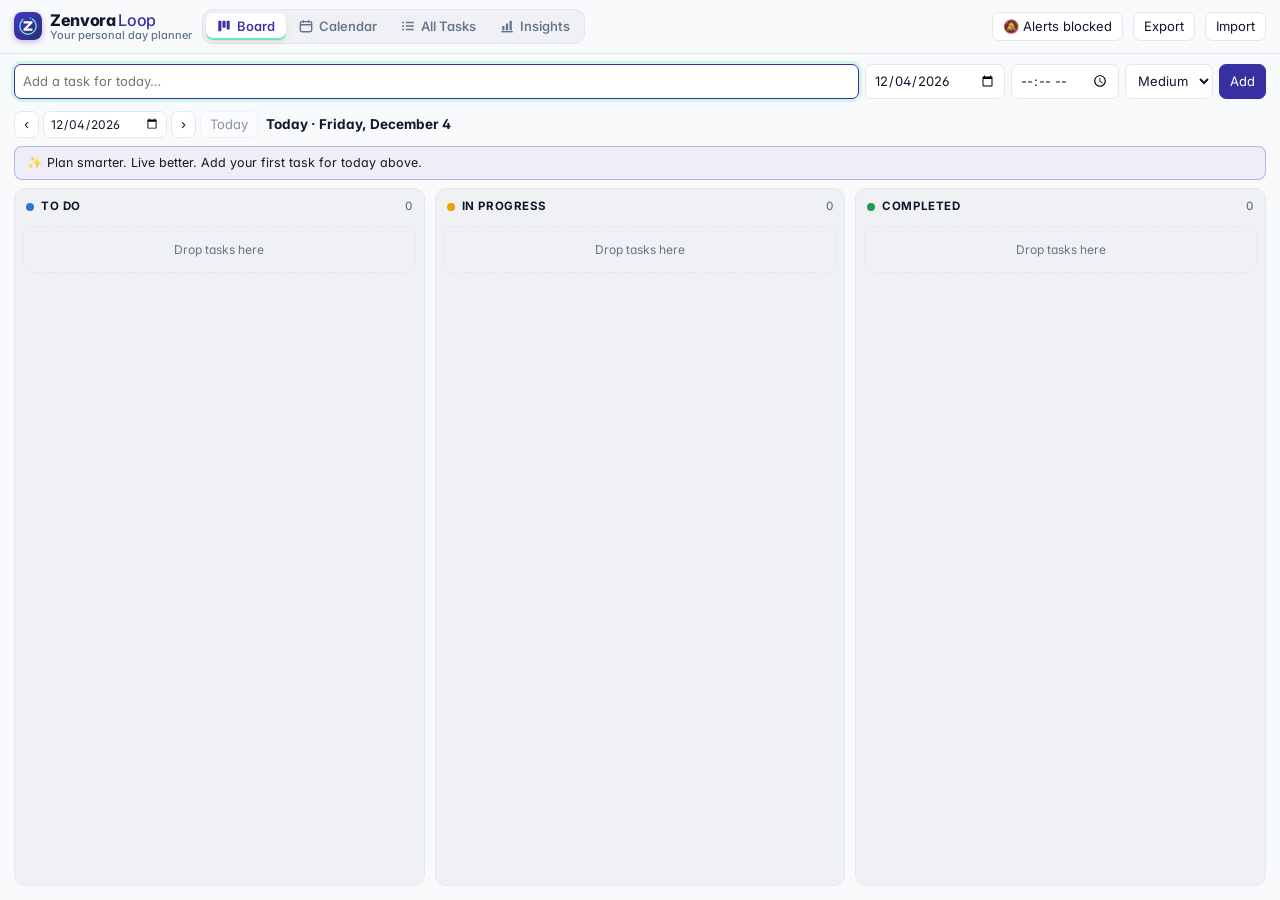
<file: agenda-board.html>
<!doctype html>
<html lang="en">
<head>
<meta charset="utf-8">
<meta name="viewport" content="width=device-width,initial-scale=1">
<title>Zenvora Loop</title>
<meta name="description" content="Zenvora Loop: your personal day planner. Plan smarter. Live better.">
<meta name="theme-color" content="#3730A3">
<link rel="icon" type="image/svg+xml" href="data:image/svg+xml,<svg xmlns='http://www.w3.org/2000/svg' viewBox='0 0 512 512' width='512' height='512'><defs><linearGradient id='bg' x1='0' y1='0' x2='1' y2='1'><stop offset='0' stop-color='%234338CA'/><stop offset='1' stop-color='%232E2A7A'/></linearGradient></defs><rect width='512' height='512' rx='114' fill='url(%23bg)'/><path d='M335.5 128.8 A150 150 0 1 1 163.7 137.8' fill='none' stroke='%236EE7B7' stroke-width='26' stroke-linecap='round'/><circle cx='297.3' cy='111.8' r='15' fill='%236EE7B7'/><path d='M192 190 H320 L192 322 H320' fill='none' stroke='%23fff' stroke-width='40' stroke-linecap='round' stroke-linejoin='round'/></svg>">
<link rel="apple-touch-icon" href="[data-uri]">
<link rel="preconnect" href="https://fonts.googleapis.com"><link rel="preconnect" href="https://fonts.gstatic.com" crossorigin>
<link href="https://fonts.googleapis.com/css2?family=Inter:wght@400;500;600;700;800&display=swap" rel="stylesheet">
<style>
:root{
  --bg:#F8FAFC; --paper:#FFFFFF; --panel:rgba(15,23,42,.035); --ink:#0F172A; --muted:#64748B; --line:#E2E8F0;
  --todo:#2a78d6; --prog:#eda100; --done:#1f9d55; --high:#d03b3b; --med:#eda100; --low:#94A3B8;
  --plan:#D5DCE6; --grid:#EEF2F6;
  --accent:#3730A3; --accent-ink:#3730A3; --mint:#6EE7B7; --mint-soft:rgba(110,231,183,.28);
  --shadow:0 1px 2px rgba(15,23,42,.05),0 3px 10px rgba(15,23,42,.05);
}
@media (prefers-color-scheme:dark){:root{
  --bg:#0F172A; --paper:#1E293B; --panel:rgba(255,255,255,.035); --ink:#E2E8F0; --muted:#94A3B8; --line:#334155;
  --todo:#3987e5; --prog:#c98500; --done:#22a968; --high:#e05252; --med:#c98500; --low:#64748B;
  --plan:#475569; --grid:#283548;
  --accent:#4F46E5; --accent-ink:#A5B4FC; --mint:#6EE7B7; --mint-soft:rgba(110,231,183,.18);
  --shadow:0 1px 2px rgba(0,0,0,.4),0 3px 10px rgba(0,0,0,.3);
}}
*{box-sizing:border-box}
[hidden]{display:none!important}
html,body{margin:0;height:100%}
body{background:var(--bg);color:var(--ink);font:13px/1.45 Inter,Geist,-apple-system,BlinkMacSystemFont,"Segoe UI",system-ui,sans-serif;font-feature-settings:"cv11","ss01";-webkit-font-smoothing:antialiased;display:flex;flex-direction:column;overflow:hidden}
button{font:inherit;cursor:pointer;border:1px solid var(--line);background:var(--paper);color:var(--ink);border-radius:7px;padding:4px 10px}
button:hover{border-color:var(--muted)}
button:disabled{opacity:.45;cursor:default}
button.primary{background:var(--accent);border-color:var(--accent);color:#fff}
button.ghost{border:none;background:none;color:var(--muted);padding:2px 5px}
button.ghost:hover{color:var(--ink)}
button.warn{background:var(--prog);border-color:var(--prog);color:#1f1e1c}
input,textarea,select{font:inherit;color:var(--ink);background:var(--paper);border:1px solid var(--line);border-radius:7px;padding:6px 8px;outline:none;min-width:0}
input:focus,textarea:focus,select:focus{border-color:var(--accent-ink);box-shadow:0 0 0 3px var(--mint-soft)}
.sp{flex:1}
.muted{color:var(--muted)}
.stat{font-size:11.5px;color:var(--muted)}

/* ---------- top bar ---------- */
.top{display:flex;align-items:center;gap:10px;padding:9px 14px;border-bottom:1px solid var(--line);flex-wrap:wrap}
.brand{display:flex;align-items:center;gap:8px}
.brand h1{font-size:16px;margin:0;font-weight:800;letter-spacing:-.02em;cursor:pointer;line-height:1.1}
.brand h1 .w2{font-weight:500;color:var(--accent-ink)}
.brand .tag{font-size:11px;color:var(--muted);font-weight:500;line-height:1.1}
.brand .logo{width:28px;height:28px;flex:none;border-radius:8px;box-shadow:0 2px 6px rgba(55,48,163,.3)}
.brand h1:hover{text-decoration:underline dotted;text-underline-offset:3px}
.tabs{display:flex;gap:2px;background:var(--panel);border:1px solid var(--line);padding:3px;border-radius:10px}
.tabs button{border:0;background:none;padding:4px 11px;border-radius:7px;color:var(--muted);font-weight:550;display:inline-flex;align-items:center;gap:6px}
.tabs svg{width:14px;height:14px;fill:currentColor;stroke:currentColor;stroke-width:0}
.tabs svg [fill=none]{fill:none}
.tabs button.on{background:var(--paper);color:var(--accent-ink);box-shadow:var(--shadow),inset 0 -2px 0 var(--mint)}
#overdueStat{color:var(--high);font-weight:650;font-size:12px;border:none;background:none;padding:2px 4px}
.add{display:flex;gap:6px;padding:10px 14px 4px}
.add #newTitle{flex:1}
.add #newDay{width:140px}

/* ---------- shared ---------- */
.view{flex:1;min-height:0;display:flex;flex-direction:column}
.vbar{display:flex;align-items:center;gap:8px;padding:8px 14px;flex-wrap:wrap}
.vbar strong{font-size:13.5px}
.daynav{display:flex;align-items:center;gap:4px}
.daynav button{padding:3px 9px}
.daynav input{padding:3px 6px;font-size:12px}
.seg{display:inline-flex;border:1px solid var(--line);border-radius:8px;overflow:hidden;background:var(--paper)}
.seg button{border:0;border-radius:0;background:none;padding:4px 10px;color:var(--muted)}
.seg button+button{border-left:1px solid var(--line)}
.seg button.on{background:var(--accent);color:#fff}
.ro{margin:0 14px 8px;padding:7px 12px;border-radius:8px;font-size:12.5px;background:color-mix(in srgb,var(--accent) 8%,var(--paper));border:1px solid color-mix(in srgb,var(--accent-ink) 30%,transparent)}
.hint{padding:0 14px 6px;font-size:11.5px;color:var(--muted)}
.dot{display:inline-block;width:8px;height:8px;border-radius:50%;flex:none}
.s-todo.dot,.dot.s-todo{background:var(--todo)} .dot.s-prog{background:var(--prog)} .dot.s-done{background:var(--done)} .dot.s-od{background:var(--high)}
.pdot{display:inline-block;width:7px;height:7px;border-radius:2px;margin-right:5px;vertical-align:1px}
.p-high{background:var(--high)} .p-med{background:var(--med)} .p-low{background:var(--low)}

/* ---------- kanban ---------- */
.board{flex:1;display:grid;grid-template-columns:repeat(3,minmax(0,1fr));gap:10px;padding:0 14px 14px;min-height:0}
.col{display:flex;flex-direction:column;background:var(--panel);border:1px solid var(--line);border-radius:11px;min-height:0}
.col h2{display:flex;align-items:center;gap:7px;margin:0;padding:9px 11px;font-size:11.5px;text-transform:uppercase;letter-spacing:.05em}
.col h2 .n{margin-left:auto;color:var(--muted);font-weight:500}
.list{flex:1;overflow-y:auto;padding:2px 8px 10px;display:flex;flex-direction:column;gap:7px}
.col.over{outline:2px dashed var(--accent-ink);outline-offset:-3px}
.card{background:var(--paper);border-radius:9px;padding:8px 10px;box-shadow:var(--shadow);cursor:grab;border-left:3px solid var(--low)}
.card.high{border-left-color:var(--high)} .card.med{border-left-color:var(--med)}
.card.dragging{opacity:.4}
.card .t{font-weight:560;word-break:break-word}
.col[data-s=done] .card .t{text-decoration:line-through;color:var(--muted)}
.card .meta{display:flex;gap:7px;align-items:center;margin-top:5px;font-size:11px;color:var(--muted);flex-wrap:wrap}
.card .meta .mv{margin-left:auto;display:flex;gap:2px}
.card .meta .mv button{padding:0 5px;font-size:11px}
.card.overdue{background:color-mix(in srgb,var(--high) 13%,var(--paper));border:1px solid var(--high);border-left:5px solid var(--high);animation:pulse 2.2s infinite}
.card.overdue .t{color:var(--high)}
.card.soon{box-shadow:var(--shadow),0 0 0 1.5px var(--prog)}
body.readonly .card,.card.ro{cursor:pointer}
@keyframes pulse{0%,100%{box-shadow:var(--shadow),0 0 0 0 rgba(208,59,59,.4)}50%{box-shadow:var(--shadow),0 0 0 5px rgba(208,59,59,0)}}
.rem{white-space:nowrap}
.rem.due{color:var(--high);font-weight:600}
.badge{font-size:10px;font-weight:700;letter-spacing:.03em;padding:1px 7px;border-radius:999px;color:#fff;background:var(--high);white-space:nowrap}
.badge.soon{background:var(--prog);color:#1f1e1c}
.badge.late{background:none;color:var(--high);border:1px solid var(--high)}
.carry{font-size:10.5px;color:var(--todo);font-weight:600;white-space:nowrap}
.dchip{font-size:10.5px;padding:0 6px;border-radius:5px;background:var(--panel);border:1px solid var(--line);color:var(--muted);white-space:nowrap}
.empty{color:var(--muted);font-size:12px;text-align:center;padding:14px 4px;border:1px dashed var(--line);border-radius:8px}

/* ---------- calendar ---------- */
.calwrap{flex:1;min-height:0;overflow:auto;padding:0 14px 14px}
.cal-head,.cal-grid{display:grid;grid-template-columns:repeat(7,minmax(0,1fr))}
.cal-head div{font-size:11px;text-transform:uppercase;letter-spacing:.05em;color:var(--muted);padding:4px 6px}
.cal-grid{border-top:1px solid var(--line);border-left:1px solid var(--line);border-radius:10px;overflow:hidden;background:var(--paper)}
.cell{border-right:1px solid var(--line);border-bottom:1px solid var(--line);min-height:96px;padding:4px 5px 6px;display:flex;flex-direction:column;gap:3px;cursor:pointer;min-width:0}
.cal-grid.week .cell{min-height:320px}
.cell.other{background:var(--panel)}
.cell.other .dn{opacity:.5}
.cell.today{box-shadow:inset 0 0 0 2px var(--accent-ink)}
.cell.sel{background:color-mix(in srgb,var(--accent) 8%,var(--paper))}
.cell.over{background:color-mix(in srgb,var(--accent) 16%,var(--paper))}
.ch{display:flex;align-items:center;gap:4px}
.dn{border:none;background:none;padding:1px 5px;border-radius:6px;font-weight:650;font-size:12px}
.dn:hover{background:var(--panel)}
.cell.today .dn{background:var(--accent);color:#fff}
.ratio{margin-left:auto;font-size:10.5px;color:var(--muted)}
.addh{border:1px dashed var(--line);background:none;color:var(--muted);padding:0 6px;line-height:16px;border-radius:6px;font-weight:700;opacity:0}
.cell:hover .addh,.cell.sel .addh{opacity:1}
.addh:hover{color:var(--accent-ink);border-color:var(--accent-ink)}
@media (hover:none){.addh{opacity:1}}
.chip{display:flex;align-items:center;gap:5px;font-size:11.5px;padding:2px 6px;border-radius:6px;background:var(--panel);border:1px solid var(--line);min-width:0;cursor:pointer}
.chip[draggable=true]{cursor:grab}
.chip .tt{overflow:hidden;text-overflow:ellipsis;white-space:nowrap;min-width:0}
.chip .tm{color:var(--muted);font-variant-numeric:tabular-nums;flex:none}
.chip.s-done .tt{text-decoration:line-through;color:var(--muted)}
.chip.od{background:color-mix(in srgb,var(--high) 14%,var(--paper));border-color:var(--high)}
.chip.od .tt{color:var(--high);font-weight:600}
.cal-grid.week .chip{white-space:normal}
.cal-grid.week .chip .tt{white-space:normal}
.more,.moved{font-size:10.5px;color:var(--muted);padding:0 4px}
.more{border:none;background:none;text-align:left;color:var(--accent-ink)}

/* ---------- all tasks ---------- */
.allbody{flex:1;min-height:0;overflow:auto;padding:0 14px 14px}
.allbody.boardmode{display:flex;flex-direction:column}
.allbody.boardmode .board{padding:0}
#q{width:220px}
.summary{padding:0 14px 6px}
.tbl{width:100%;border-collapse:separate;border-spacing:0;background:var(--paper);border:1px solid var(--line);border-radius:10px;overflow:hidden;min-width:640px}
.tbl th{position:sticky;top:0;background:var(--paper);text-align:left;font-size:11px;text-transform:uppercase;letter-spacing:.04em;color:var(--muted);font-weight:600;padding:8px 10px;border-bottom:1px solid var(--line);cursor:pointer;white-space:nowrap;user-select:none}
.tbl th:hover{color:var(--ink)}
.tbl td{padding:7px 10px;border-bottom:1px solid var(--line);vertical-align:middle;white-space:nowrap}
.tbl td.tt{white-space:normal;width:44%}
.tbl tr:last-child td{border-bottom:none}
.tbl tbody tr{cursor:pointer}
.tbl tbody tr:hover td{background:var(--panel)}
.tbl tr.od td{background:color-mix(in srgb,var(--high) 8%,var(--paper))}
.tbl tr.od .ttl{color:var(--high);font-weight:600}
.tbl tr.isdone .ttl{text-decoration:line-through;color:var(--muted)}
.ttl{font-weight:560;margin-right:6px}
select.st{padding:2px 6px;font-size:11.5px;font-weight:600;border-radius:999px;cursor:pointer}
select.st.s-todo{background:color-mix(in srgb,var(--todo) 14%,var(--paper));border-color:color-mix(in srgb,var(--todo) 45%,transparent)}
select.st.s-prog{background:color-mix(in srgb,var(--prog) 18%,var(--paper));border-color:color-mix(in srgb,var(--prog) 55%,transparent)}
select.st.s-done{background:color-mix(in srgb,var(--done) 14%,var(--paper));border-color:color-mix(in srgb,var(--done) 45%,transparent)}
.tagi{font-size:11px;color:var(--muted);margin-right:6px;white-space:nowrap}

/* ---------- insights ---------- */
.ins{flex:1;min-height:0;overflow:auto;padding:2px 14px 16px}
.kpis{display:grid;grid-template-columns:repeat(auto-fit,minmax(112px,1fr));gap:8px;margin-bottom:10px}
.kpi{background:var(--paper);border:1px solid var(--line);border-radius:11px;padding:10px 12px}
.kl{font-size:11px;color:var(--muted);text-transform:uppercase;letter-spacing:.04em;display:flex;align-items:center;gap:6px}
.kv{font-size:24px;font-weight:700;letter-spacing:-.02em;margin-top:2px;font-variant-numeric:tabular-nums}
.ks{font-size:11.5px;color:var(--muted)}
.meter{height:6px;border-radius:999px;background:var(--plan);margin-top:6px;overflow:hidden}
.meter i{display:block;height:100%;border-radius:999px;background:var(--done)}
.igrid{display:grid;grid-template-columns:repeat(auto-fit,minmax(320px,1fr));gap:10px}
.box{background:var(--paper);border:1px solid var(--line);border-radius:11px;padding:11px 13px;min-width:0}
.box.wide{grid-column:1/-1}
.box h3{margin:0 0 6px;font-size:12.5px;font-weight:650;display:flex;align-items:center;gap:8px}
.box h3 .sub{font-weight:400;color:var(--muted);font-size:11.5px}
.legend{display:flex;gap:14px;flex-wrap:wrap;font-size:11.5px;color:var(--muted);margin-bottom:4px}
.legend span{display:inline-flex;align-items:center;gap:5px}
.sw{width:10px;height:10px;border-radius:3px;display:inline-block}
.sw.done{background:var(--done)} .sw.plan{background:var(--plan)}
.sw.future{background:repeating-linear-gradient(45deg,var(--plan) 0 2px,transparent 2px 5px);border:1px dashed var(--muted)}
svg text{font-family:inherit}
.f-done{fill:var(--done)} .f-plan{fill:var(--plan)} .f-prog{fill:var(--prog)} .f-todo{fill:var(--todo)} .f-od{fill:var(--high)}
.f-ink{fill:var(--ink)} .f-muted{fill:var(--muted)} .s-grid{stroke:var(--grid)} .s-base{stroke:var(--line)} .s-muted{stroke:var(--muted)}
.hit{fill:transparent}
.hit:hover{fill:var(--panel)}
.donut{display:flex;align-items:center;gap:18px;flex-wrap:wrap}
.dleg{display:flex;flex-direction:column;gap:6px;font-size:12.5px;min-width:150px}
.dleg div{display:flex;align-items:center;gap:7px}
.dleg b{margin-left:auto;font-variant-numeric:tabular-nums}
.dleg .pc{color:var(--muted);width:36px;text-align:right;font-variant-numeric:tabular-nums}
.hl{margin:0;padding-left:18px;display:flex;flex-direction:column;gap:6px}
.lanes{display:grid;grid-template-columns:repeat(auto-fit,minmax(200px,1fr));gap:10px}
.lane h4{margin:0 0 6px;font-size:11.5px;text-transform:uppercase;letter-spacing:.04em;display:flex;align-items:center;gap:6px}
.lane h4 .n{color:var(--muted);font-weight:500}
.lrows{display:flex;flex-direction:column;gap:4px;max-height:240px;overflow:auto}
.lrow{display:flex;align-items:center;gap:6px;padding:5px 8px;border-radius:7px;background:var(--panel);cursor:pointer;font-size:12px;min-width:0}
.lrow:hover{outline:1px solid var(--line)}
.lrow .lt{overflow:hidden;text-overflow:ellipsis;white-space:nowrap;flex:1;min-width:0}
.lrow .ld{color:var(--muted);font-size:11px;white-space:nowrap}
.lrow.od .lt{color:var(--high);font-weight:600}
details.tv{margin-top:6px;font-size:12px}
details.tv summary{cursor:pointer;color:var(--muted)}
details.tv table{border-collapse:collapse;margin-top:6px;font-variant-numeric:tabular-nums}
details.tv td,details.tv th{padding:3px 10px;border-bottom:1px solid var(--line);text-align:right}
details.tv th:first-child,details.tv td:first-child{text-align:left}
#tip{position:fixed;z-index:50;pointer-events:none;background:var(--ink);color:var(--paper);font-size:12px;padding:6px 9px;border-radius:7px;white-space:pre-line;max-width:240px;box-shadow:0 6px 20px rgba(0,0,0,.25)}

/* ---------- modal ---------- */
.ov{position:fixed;inset:0;background:rgba(0,0,0,.35);display:none;align-items:center;justify-content:center;padding:16px;z-index:9}
.ov.on{display:flex}
.modal{background:var(--paper);border-radius:13px;width:min(540px,100%);max-height:100%;overflow:auto;padding:16px;box-shadow:0 12px 40px rgba(0,0,0,.3)}
.modal .row{display:flex;gap:8px;margin-bottom:8px;align-items:center;flex-wrap:wrap}
.modal label{font-size:11px;color:var(--muted);text-transform:uppercase;letter-spacing:.04em;display:block;margin:10px 0 4px}
.modal input,.modal textarea,.modal select{width:100%}
.modal .row > div{flex:1;min-width:140px}
.chips button{font-size:12px;padding:3px 8px}
.mmeta{font-size:11.5px;color:var(--muted);margin-top:6px}
.modal.ro .edit-only{display:none}
.comments{display:flex;flex-direction:column;gap:6px;margin-top:6px}
.cm{background:var(--panel);border-radius:8px;padding:6px 8px}
.cm .when{font-size:10.5px;color:var(--muted);display:flex}
.cm .when button{margin-left:auto;font-size:10.5px}
.cm .txt{white-space:pre-wrap;word-break:break-word}
.cm.sys{background:none;border:1px dashed var(--line)}
.cm.sys .txt{font-style:italic;color:var(--muted)}
.foot{display:flex;gap:8px;margin-top:14px}
.danger{color:var(--high)}

/* ---------- toasts ---------- */
.toasts{position:fixed;top:12px;right:12px;display:flex;flex-direction:column;gap:8px;z-index:20;width:min(340px,calc(100% - 24px))}
.toast{background:var(--paper);border-left:4px solid var(--prog);border-radius:10px;padding:10px 12px;box-shadow:0 8px 28px rgba(0,0,0,.25);animation:slide .25s ease-out}
.toast.missed{border-left-color:var(--high)}
.toast.info{border-left-color:var(--mint)}
.toast .tt{font-weight:650;word-break:break-word}
.toast .tb{font-size:12px;color:var(--muted);margin:2px 0 8px}
.toast .ta{display:flex;gap:6px;flex-wrap:wrap}
.toast .ta button{font-size:12px;padding:3px 8px}
@keyframes slide{from{transform:translateX(30px);opacity:0}to{transform:none;opacity:1}}

@media (max-width:900px){.brand .tag{display:none}.tabs .lbl{display:none}.tabs button{padding:5px 9px}}
@media (max-width:700px){
  body{overflow:auto}
  .board{grid-template-columns:1fr}
  .col{min-height:160px}
  .add{flex-wrap:wrap}
  .add #newTitle{flex-basis:100%}
  #q{width:100%}
  .cell{min-height:70px}
}
</style>
</head>
<body>

<header class="top">
  <div class="brand">
    <svg class="logo" viewBox="0 0 512 512" aria-hidden="true"><defs><linearGradient id="lg" x1="0" y1="0" x2="1" y2="1"><stop offset="0" stop-color="#4338CA"/><stop offset="1" stop-color="#2E2A7A"/></linearGradient></defs><rect width="512" height="512" rx="114" fill="url(#lg)"/><path d="M335.5 128.8 A150 150 0 1 1 163.7 137.8" fill="none" stroke="#6EE7B7" stroke-width="26" stroke-linecap="round"/><circle cx="297.3" cy="111.8" r="15" fill="#6EE7B7"/><path d="M192 190 H320 L192 322 H320" fill="none" stroke="#fff" stroke-width="40" stroke-linecap="round" stroke-linejoin="round"/></svg>
    <div><h1 id="appName" title="Click to rename">Zenvora <span class="w2">Loop</span></h1><div class="tag">Your personal day planner</div></div>
  </div>
  <nav class="tabs" id="tabs">
    <button data-view="board" title="Kanban board (1)"><svg viewBox="0 0 16 16"><rect x="1.5" y="2" width="3.5" height="12" rx="1"/><rect x="6.25" y="2" width="3.5" height="8" rx="1"/><rect x="11" y="2" width="3.5" height="10" rx="1"/></svg><span class="lbl">Board</span></button>
    <button data-view="calendar" title="Calendar (2)"><svg viewBox="0 0 16 16"><rect x="1.5" y="3" width="13" height="11.5" rx="2" fill="none" stroke-width="1.6"/><path d="M1.5 6.5h13M5 1.5v3M11 1.5v3" fill="none" stroke-width="1.6"/></svg><span class="lbl">Calendar</span></button>
    <button data-view="all" title="All tasks (3)"><svg viewBox="0 0 16 16"><path d="M5.5 4h9M5.5 8h9M5.5 12h9" fill="none" stroke-width="1.6"/><circle cx="2.4" cy="4" r="1.1"/><circle cx="2.4" cy="8" r="1.1"/><circle cx="2.4" cy="12" r="1.1"/></svg><span class="lbl">All Tasks</span></button>
    <button data-view="insights" title="Progress &amp; insights (4)"><svg viewBox="0 0 16 16"><path d="M1.5 14.5h13" fill="none" stroke-width="1.6"/><rect x="2.5" y="8" width="2.6" height="5" rx=".8"/><rect x="6.7" y="5" width="2.6" height="8" rx=".8"/><rect x="10.9" y="2" width="2.6" height="11" rx=".8"/></svg><span class="lbl">Insights</span></button>
  </nav>
  <span class="sp"></span>
  <button id="overdueStat" title="Show overdue tasks"></button>
  <button id="notifBtn" hidden>🔔 Enable alerts</button>
  <button id="exportBtn" title="Download a backup">Export</button>
  <button id="importBtn" title="Restore from a backup">Import</button>
  <input type="file" id="importFile" accept=".json" hidden>
</header>

<form class="add" id="addForm">
  <input id="newTitle" placeholder="Add a task for today…" autocomplete="off">
  <input type="date" id="newDay" title="Scheduled day">
  <input type="time" id="newTime" title="Due time (optional): you get a reminder, and it turns red if still in To Do after this">
  <select id="newPri" title="Priority">
    <option value="low">Low</option><option value="med" selected>Medium</option><option value="high">High</option>
  </select>
  <button class="primary" type="submit">Add</button>
</form>

<!-- BOARD -->
<section class="view" id="v-board">
  <div class="vbar">
    <div class="daynav">
      <button id="prevDay" title="Previous day">‹</button>
      <input type="date" id="dayPick" title="Jump to a day">
      <button id="nextDay" title="Next day">›</button>
      <button id="todayBtn">Today</button>
    </div>
    <strong id="boardTitle"></strong>
    <span class="sp"></span>
    <span class="stat" id="boardStat"></span>
  </div>
  <div class="ro" id="roBanner" hidden></div>
  <div class="board" id="board"></div>
</section>

<!-- CALENDAR -->
<section class="view" id="v-calendar" hidden>
  <div class="vbar">
    <div class="daynav">
      <button id="calPrev">‹</button><button id="calToday">Today</button><button id="calNext">›</button>
    </div>
    <strong id="calTitle"></strong>
    <span class="sp"></span>
    <div class="seg" id="calMode"><button data-m="month">Month</button><button data-m="week">Week</button></div>
  </div>
  <div class="hint">Click + (or an empty spot) on a day to add a task to it · drag a task onto another day to reschedule · click a date number to open that day's board</div>
  <div class="calwrap"><div class="cal-head" id="calHead"></div><div class="cal-grid" id="cal"></div></div>
</section>

<!-- ALL TASKS -->
<section class="view" id="v-all" hidden>
  <div class="vbar">
    <input type="search" id="q" placeholder="Search tasks, notes, comments…">
    <div class="seg" id="fStatus">
      <button data-s="all">All</button><button data-s="todo">To Do</button><button data-s="prog">In Progress</button><button data-s="done">Completed</button><button data-s="due">Overdue</button>
    </div>
    <select id="fRange" title="Time range">
      <option value="all">All time</option><option value="today">Today</option><option value="week">This week</option><option value="month">This month</option><option value="upcoming">Upcoming</option>
    </select>
    <select id="fPri" title="Priority">
      <option value="all">Any priority</option><option value="high">High</option><option value="med">Medium</option><option value="low">Low</option>
    </select>
    <span class="sp"></span>
    <div class="seg" id="allLayout"><button data-l="list">☰ List</button><button data-l="board">▦ Board</button></div>
  </div>
  <div class="stat summary" id="allSummary"></div>
  <div class="allbody" id="allBody"></div>
</section>

<!-- INSIGHTS -->
<section class="view" id="v-insights" hidden>
  <div class="vbar">
    <div class="seg" id="insMode"><button data-m="week">Week</button><button data-m="month">Month</button></div>
    <div class="daynav"><button id="insPrev">‹</button><button id="insNow">This week</button><button id="insNext">›</button></div>
    <strong id="insTitle"></strong>
  </div>
  <div class="ins" id="insBody"></div>
</section>

<div class="toasts" id="toasts"></div>
<div id="tip" hidden></div>

<div class="ov" id="ov">
  <div class="modal" id="modal">
    <label>Title</label>
    <input id="mTitle">
    <div class="row" style="margin-top:4px">
      <div><label>Status</label>
        <select id="mStatus"><option value="todo">To Do</option><option value="prog">In Progress</option><option value="done">Completed</option></select></div>
      <div><label>Priority</label>
        <select id="mPri"><option value="low">Low</option><option value="med">Medium</option><option value="high">High</option></select></div>
      <div><label>Scheduled day</label><input type="date" id="mDay"></div>
    </div>
    <label>Due time &amp; reminder</label>
    <div class="row">
      <input type="datetime-local" id="mRemind" style="flex:1;width:auto;min-width:200px">
      <button id="mRemClear" class="ghost edit-only" title="Remove due time">Clear</button>
    </div>
    <div class="row chips edit-only">
      <button data-q="15">+15 min</button><button data-q="30">+30 min</button><button data-q="60">+1 hr</button>
      <button id="mIcs" title="Download a calendar event with an alert. Opens in the Mac Calendar app." style="margin-left:auto">📅 Add to Calendar</button>
    </div>
    <div class="mmeta" id="mMeta"></div>
    <label>Notes</label>
    <textarea id="mDesc" rows="3" placeholder="Details, links, context…"></textarea>
    <label>Comments</label>
    <div class="comments" id="mComments"></div>
    <div class="row edit-only" style="margin-top:8px">
      <textarea id="mNewComment" rows="2" placeholder="Write a comment… (⌘+Enter to post)" style="flex:1;width:auto"></textarea>
      <button id="mAddComment" class="primary" style="align-self:flex-end">Post</button>
    </div>
    <div class="foot">
      <button id="mDelete" class="danger edit-only">Delete</button>
      <span class="sp"></span>
      <button id="mClose">Close</button>
    </div>
  </div>
</div>

<script>
'use strict';
/* ================= constants & utilities ================= */
const KEY = 'agendaBoard.v1';                     // same storage as earlier versions → data carries over
const COLS = [{id:'todo', name:'To Do'}, {id:'prog', name:'In Progress'}, {id:'done', name:'Completed'}];
const ORDER = COLS.map(c => c.id);
const PRI_NAME = {high:'High', med:'Medium', low:'Low'}, PRI_RANK = {high:0, med:1, low:2}, ST_RANK = {todo:0, prog:1, done:2};
const DEFAULTS = {name:'Zenvora Loop', view:'board', allLayout:'list', calMode:'month', insMode:'week'};
const SOON_MS = 30 * 60000;

const $ = s => document.querySelector(s);
const pad2 = n => String(n).padStart(2, '0');
const dayKey = (d = new Date()) => { d = new Date(d); return `${d.getFullYear()}-${pad2(d.getMonth()+1)}-${pad2(d.getDate())}`; };
const parseDay = k => { const [y, m, d] = k.split('-').map(Number); return new Date(y, m - 1, d); };
const shiftDay = (k, n) => { const d = parseDay(k); d.setDate(d.getDate() + n); return dayKey(d); };
const weekStart = k => shiftDay(k, -((parseDay(k).getDay() + 6) % 7));          // weeks start on Monday
const fmtShort = k => parseDay(k).toLocaleDateString([], {weekday:'short', day:'numeric', month:'short'});
const fmtDM = k => parseDay(k).toLocaleDateString([], {day:'numeric', month:'short'});
const fmtLong = k => parseDay(k).toLocaleDateString([], {weekday:'long', day:'numeric', month:'long'});
const fmt = ts => new Date(ts).toLocaleString([], {day:'2-digit', month:'short', hour:'2-digit', minute:'2-digit'});
const timeOnly = ts => new Date(ts).toLocaleTimeString([], {hour:'2-digit', minute:'2-digit'});
const fmtTime = ts => dayKey(ts) === todayKey ? timeOnly(ts) : fmt(ts);
const toLocalInput = ms => { const d = new Date(ms); d.setMinutes(d.getMinutes() - d.getTimezoneOffset()); return d.toISOString().slice(0,16); };
const uid = () => Date.now().toString(36) + Math.random().toString(36).slice(2,7);
const esc = s => String(s ?? '').replace(/[&<>"']/g, c => ({'&':'&amp;','<':'&lt;','>':'&gt;','"':'&quot;',"'":'&#39;'}[c]));
const pct = (a, b) => b ? Math.round(a / b * 100) : 0;
const plural = (n, w) => `${n} ${w}${n === 1 ? '' : 's'}`;
const dur = ms => { const m = Math.floor(ms / 60000); if (m < 1) return '<1m'; if (m < 60) return m + 'm';
  const h = Math.floor(m / 60); return h < 24 ? `${h}h ${m % 60}m` : `${Math.floor(h / 24)}d ${h % 24}h`; };
const colName = id => (COLS.find(c => c.id === id) || {}).name || '';

let todayKey = dayKey();
const relDay = k => k === todayKey ? 'Today' : k === shiftDay(todayKey, 1) ? 'Tomorrow' : k === shiftDay(todayKey, -1) ? 'Yesterday' : fmtShort(k);

/* ================= state ================= */
function normalize(s){
  s.items = Array.isArray(s.items) ? s.items : [];
  s.history = s.history || {};
  s.settings = Object.assign({}, DEFAULTS, s.settings || {});
  if (['Cadence', 'Agendly'].includes(s.settings.name)) s.settings.name = 'Zenvora Loop';   // earlier default names
  s.items.forEach(i => {
    if (!i.day) i.day = dayKey(i.created || Date.now());
    if (!i.plannedDay) i.plannedDay = i.carriedFrom || i.day;
    if (!Array.isArray(i.comments)) i.comments = [];
    if (!i.priority) i.priority = 'med';
  });
  // v1 kept finished tasks of past days only inside the day snapshots → bring them back for stats/calendar
  const ids = new Set(s.items.map(i => i.id));
  Object.entries(s.history).forEach(([d, h]) => (h.items || []).forEach(x => {
    if (x.status === 'done' && !ids.has(x.id)){
      const c = JSON.parse(JSON.stringify(x));
      c.day = c.day || d; c.plannedDay = c.plannedDay || c.carriedFrom || c.day;
      c.comments = c.comments || [];
      if (!c.doneAt) c.doneAt = parseDay(d).getTime() + 12 * 3600e3;
      delete c.carriedTo; s.items.push(c); ids.add(c.id);
    }
  }));
  return s;
}
function load(){
  try { const s = JSON.parse(localStorage.getItem(KEY)); if (s && Array.isArray(s.items)) return normalize(s); } catch(e){}
  return normalize({});
}
function save(){ try { localStorage.setItem(KEY, JSON.stringify(state)); } catch(e){} }

let state = load();
let boardDay = todayKey, calCursor = todayKey, calSel = null, insCursor = todayKey;
let openId = null, openSnap = null;
const byId = id => state.items.find(i => i.id === id);

/* ================= task logic ================= */
const doneDay = it => it.status === 'done' && it.doneAt ? dayKey(it.doneAt) : null;
const isOverdue = it => it.status === 'todo' && it.remindAt && it.remindAt <= Date.now();
const isLate = it => it.status === 'prog' && it.remindAt && it.remindAt <= Date.now();
const isPastDue = it => it.status !== 'done' && !!it.remindAt && it.remindAt <= Date.now();
const isSoon = it => it.status !== 'done' && it.remindAt && it.remindAt > Date.now() && it.remindAt - Date.now() <= SOON_MS;

// The days a task sat on your plate. Finished: planned day → completion day. Open: planned day → today,
// plus its future scheduled day if it was pushed ahead.
function inScope(it, a, b){
  const start = it.plannedDay || it.day;
  if (it.status === 'done'){
    let s = start, e = doneDay(it) || it.day; if (e < s) [s, e] = [e, s];
    return s <= b && e >= a;
  }
  if (it.day <= todayKey){ const s = start < it.day ? start : it.day; return s <= b && todayKey >= a; }
  if (it.day >= a && it.day <= b) return true;                              // scheduled in the future
  return start <= todayKey && start <= b && todayKey >= a;                  // was on an earlier plate, then pushed
}

function setStatus(it, s){
  it.status = s;
  if (s === 'done'){ if (!it.doneAt) it.doneAt = Date.now(); }
  else delete it.doneAt;
}
function escalate(){
  let ch = false;
  state.items.forEach(it => {
    if (isOverdue(it) && !it.escalated){ it.prevPriority = it.priority; it.priority = 'high'; it.escalated = true; ch = true; }
  });
  return ch;
}
function deescalate(it){
  if (!it.escalated) return;
  if (it.prevPriority) it.priority = it.prevPriority;
  delete it.escalated; delete it.prevPriority;
}
function reschedule(it, d){
  if (!d || d < todayKey || it.status === 'done') return false;
  if (it.plannedDay > todayKey || d < it.plannedDay) it.plannedDay = d;
  it.day = d;
  if (it.remindAt){
    const r = new Date(it.remindAt), nd = parseDay(d);
    nd.setHours(r.getHours(), r.getMinutes(), 0, 0);
    it.remindAt = nd.getTime();
    it.reminded = it.remindAt <= Date.now();
    if (it.remindAt > Date.now()) deescalate(it);
  }
  return true;
}

// End of day: snapshot each past day for history, carry unfinished tasks into today.
function rollover(){
  let ch = false;
  const now = dayKey();
  if (now !== todayKey){
    if (boardDay === todayKey) boardDay = now;
    if (calCursor === todayKey) calCursor = now;
    if (insCursor === todayKey) insCursor = now;
    todayKey = now; ch = true; setAddDay(todayKey);
  }
  const days = [...new Set(state.items.filter(i => i.day < todayKey && (i.status !== 'done' || !state.history[i.day])).map(i => i.day))].sort();
  days.forEach(d => {
    const dayItems = state.items.filter(i => i.day === d);
    const snap = JSON.parse(JSON.stringify(dayItems));
    snap.forEach(s => { if (s.status !== 'done') s.carriedTo = todayKey; });
    const prev = state.history[d] ? state.history[d].items.filter(x => !snap.some(s => s.id === x.id)) : [];
    state.history[d] = {items: prev.concat(snap), closedAt: Date.now()};
    dayItems.forEach(it => {
      if (it.status === 'done') return;
      it.day = todayKey;
      it.carriedFrom = it.carriedFrom || d;
      it.carryCount = (it.carryCount || 0) + 1;
      it.comments.push({id:uid(), sys:true, at:Date.now(), text:`↪ Carried over from ${fmtShort(d)} (not completed, was in ${colName(it.status)})`});
    });
    ch = true;
  });
  return ch;
}
function pastDayItems(d){
  const live = state.items.filter(i => i.day === d);
  const ids = new Set(live.map(i => i.id));
  const carried = ((state.history[d] || {}).items || []).filter(x => x.carriedTo && !ids.has(x.id)).map(x => Object.assign({}, x, {_snap:true}));
  return live.concat(carried);
}
function commit(){ rollover(); escalate(); save(); render(); }

/* ================= render dispatch ================= */
function render(){
  const v = state.settings.view;
  document.querySelectorAll('#tabs button').forEach(b => b.classList.toggle('on', b.dataset.view === v));
  document.querySelectorAll('.view').forEach(s => s.hidden = s.id !== 'v-' + v);
  ({board:renderBoard, calendar:renderCalendar, all:renderAll, insights:renderInsights})[v]();
  const od = state.items.filter(isPastDue).length;
  $('#overdueStat').textContent = od ? `🔥 ${od} overdue` : '';
  $('#overdueStat').hidden = !od;
  const nm = state.settings.name.trim(), sp = nm.lastIndexOf(' ');
  $('#appName').innerHTML = sp > 0 ? `${esc(nm.slice(0, sp))} <span class="w2">${esc(nm.slice(sp + 1))}</span>` : esc(nm);
  if (!flashTimer) document.title = state.settings.name;
}
function setView(v){
  state.settings.view = v; save();
  if (v === 'board') setAddDay(boardDay >= todayKey ? boardDay : todayKey);
  render();
}

/* ================= kanban ================= */
function renderBoard(){
  const past = boardDay < todayKey;
  const items = past ? pastDayItems(boardDay) : state.items.filter(i => i.day === boardDay);
  document.body.classList.toggle('readonly', past);
  $('#dayPick').value = boardDay;
  $('#todayBtn').disabled = boardDay === todayKey;
  const rel = relDay(boardDay);
  $('#boardTitle').textContent = (/^(Today|Tomorrow|Yesterday)$/.test(rel) ? rel + ' · ' : '') + fmtLong(boardDay);
  const done = items.filter(i => i.status === 'done' && !i._snap).length;
  $('#boardStat').textContent = items.length ? `${done}/${items.length} done` : '';
  const b = $('#roBanner');
  if (past){
    const carried = items.filter(i => i._snap).length;
    b.textContent = items.length
      ? `📖 History for ${fmtShort(boardDay)}: ${done} completed` + (carried ? `, ${carried} not finished and carried forward.` : '.') + ' Click a task to see its details.'
      : `📖 Nothing was recorded for ${fmtShort(boardDay)}.`;
    b.hidden = false;
  } else if (boardDay > todayKey){
    b.textContent = `🗓 Planning ahead for ${fmtShort(boardDay)}. Tasks added now go onto that day.`;
    b.hidden = false;
  } else if (!items.length){
    b.textContent = '✨ Plan smarter. Live better. Add your first task for today above.';
    b.hidden = false;
  } else b.hidden = true;
  buildColumns($('#board'), items, {ro:past});
}

function buildColumns(host, items, opt = {}){
  host.innerHTML = '';
  COLS.forEach(col => {
    let list = items.filter(i => i.status === col.id);
    if (col.id === 'todo' && !opt.ro){
      const od = list.filter(isOverdue).sort((a, b) => a.remindAt - b.remindAt);
      list = od.concat(list.filter(i => !isOverdue(i)));
    }
    if (col.id === 'done' && opt.showDay) list.sort((a, b) => (b.doneAt || 0) - (a.doneAt || 0));
    const el = document.createElement('section');
    el.className = 'col'; el.dataset.s = col.id;
    el.innerHTML = `<h2><i class="dot s-${col.id}"></i>${col.name}<span class="n">${list.length}</span></h2><div class="list"></div>`;
    const L = el.querySelector('.list');
    if (!list.length) L.innerHTML = `<div class="empty">${opt.ro ? '—' : 'Drop tasks here'}</div>`;
    list.forEach(it => L.appendChild(cardEl(it, opt)));
    host.appendChild(el);
    if (opt.ro) return;
    el.addEventListener('dragover', e => { e.preventDefault(); el.classList.add('over'); });
    el.addEventListener('dragleave', e => { if (!el.contains(e.relatedTarget)) el.classList.remove('over'); });
    el.addEventListener('drop', e => {
      e.preventDefault(); el.classList.remove('over');
      const it = byId(e.dataTransfer.getData('text/plain')); if (!it) return;
      const after = [...L.querySelectorAll('.card:not(.dragging)')].find(c => { const r = c.getBoundingClientRect(); return e.clientY < r.top + r.height / 2; });
      state.items = state.items.filter(i => i !== it);
      setStatus(it, col.id);
      const idx = after ? state.items.findIndex(i => i.id === after.dataset.id) : -1;
      if (idx >= 0) state.items.splice(idx, 0, it); else state.items.push(it);
      commit();
    });
  });
}

function cardEl(it, opt = {}){
  const ro = !!opt.ro, now = Date.now();
  const od = !ro && isOverdue(it), late = !ro && isLate(it), soon = !ro && isSoon(it);
  const c = document.createElement('div');
  c.className = 'card ' + it.priority + (od ? ' overdue' : '') + (soon ? ' soon' : '') + (ro ? ' ro' : '');
  c.draggable = !ro; c.dataset.id = it.id;
  const idx = ORDER.indexOf(it.status);
  const nc = (it.comments || []).filter(x => !x.sys).length;
  const showRem = !ro && it.remindAt && it.status !== 'done';
  let tags = '';
  if (it._snap) tags += `<span class="carry">↪ moved to ${esc(fmtShort(it.carriedTo))}</span>`;
  else if (!ro && it.carriedFrom && it.status !== 'done') tags += `<span class="carry" title="Not finished on ${esc(fmtShort(it.carriedFrom))}">↪ from ${esc(fmtDM(it.carriedFrom))}${it.carryCount > 1 ? ' ×' + it.carryCount : ''}</span>`;
  if (od) tags += `<span class="badge" title="Not started by its due time, so it was raised to High">OVERDUE ${dur(now - it.remindAt)}</span>`;
  else if (late) tags += `<span class="badge late">LATE ${dur(now - it.remindAt)}</span>`;
  else if (soon) tags += `<span class="badge soon">Due in ${dur(it.remindAt - now)}</span>`;
  if (opt.showDay) tags += `<span class="dchip">${esc(it.status === 'done' && it.doneAt ? '✓ ' + relDay(dayKey(it.doneAt)) : relDay(it.day))}</span>`;
  if (showRem) tags += `<span class="rem ${it.remindAt <= now ? 'due' : ''}" title="Due time">⏰ ${esc(fmtTime(it.remindAt))}</span>`;
  if (nc) tags += `<span>💬 ${nc}</span>`;
  if (it.desc) tags += '<span>📝</span>';
  c.innerHTML = `<div class="t">${esc(it.title)}</div><div class="meta">${tags}${ro ? '' : `<span class="mv">
      ${idx > 0 ? '<button class="ghost" data-mv="-1" title="Move back">◀</button>' : ''}
      ${idx < 2 ? '<button class="ghost" data-mv="1" title="Move forward">▶</button>' : ''}</span>`}</div>`;
  c.addEventListener('dragstart', e => { e.dataTransfer.setData('text/plain', it.id); c.classList.add('dragging'); });
  c.addEventListener('dragend', () => c.classList.remove('dragging'));
  c.addEventListener('click', e => {
    const mv = e.target.closest('[data-mv]');
    if (mv){ e.stopPropagation(); const n = idx + (+mv.dataset.mv); if (n >= 0 && n <= 2){ setStatus(it, ORDER[n]); commit(); } return; }
    openModal(it.id, it._snap ? it : null);
  });
  return c;
}

/* ================= calendar ================= */
function renderCalendar(){
  const mode = state.settings.calMode;
  document.querySelectorAll('#calMode button').forEach(b => b.classList.toggle('on', b.dataset.m === mode));
  let start, end, title;
  const a = parseDay(calCursor);
  if (mode === 'month'){
    const first = dayKey(new Date(a.getFullYear(), a.getMonth(), 1));
    const last = dayKey(new Date(a.getFullYear(), a.getMonth() + 1, 0));
    start = weekStart(first); end = shiftDay(weekStart(last), 6);
    title = a.toLocaleDateString([], {month:'long', year:'numeric'});
  } else {
    start = weekStart(calCursor); end = shiftDay(start, 6);
    title = `${fmtDM(start)} – ${fmtDM(end)} ${parseDay(end).getFullYear()}`;
  }
  $('#calTitle').textContent = title;
  $('#calHead').innerHTML = ['Mon','Tue','Wed','Thu','Fri','Sat','Sun'].map(d => `<div>${d}</div>`).join('');
  const grid = $('#cal');
  grid.className = 'cal-grid ' + mode;
  const byDay = {};
  state.items.forEach(it => (byDay[it.day] = byDay[it.day] || []).push(it));
  const max = mode === 'month' ? 3 : 99;
  let html = '';
  for (let k = start; k <= end; k = shiftDay(k, 1)){
    const list = (byDay[k] || []).slice().sort((x, y) => (x.remindAt || 9e15) - (y.remindAt || 9e15) || ST_RANK[x.status] - ST_RANK[y.status]);
    const other = mode === 'month' && parseDay(k).getMonth() !== a.getMonth();
    const moved = k < todayKey ? ((state.history[k] || {}).items || []).filter(x => x.carriedTo).length : 0;
    const dn = list.filter(i => i.status === 'done').length;
    const ratio = list.length && k <= todayKey ? `${dn}/${list.length} ✓` : list.length ? plural(list.length, 'task') : '';
    const chips = list.slice(0, max).map(it => {
      const od = isPastDue(it), drag = it.status !== 'done';
      return `<div class="chip s-${it.status}${od ? ' od' : ''}" data-id="${it.id}" draggable="${drag}" title="${esc(it.title)} · ${colName(it.status)}${it.remindAt ? ' · due ' + esc(fmtTime(it.remindAt)) : ''}">
        <i class="dot s-${od ? 'od' : it.status}"></i>${it.remindAt ? `<span class="tm">${esc(timeOnly(it.remindAt))}</span>` : ''}<span class="tt">${esc(it.title)}</span></div>`;
    }).join('');
    html += `<div class="cell${other ? ' other' : ''}${k === todayKey ? ' today' : ''}${k === calSel ? ' sel' : ''}" data-day="${k}">
      <div class="ch"><button class="dn" title="Open this day's board">${parseDay(k).getDate()}</button>${k >= todayKey ? '<button class="addh" title="Add a task on this day">+</button>' : ''}<span class="ratio">${ratio}</span></div>
      ${chips}
      ${list.length > max ? `<button class="more">+${list.length - max} more</button>` : ''}
      ${moved ? `<div class="moved">↪ ${moved} moved on</div>` : ''}
    </div>`;
  }
  grid.innerHTML = html;
}
function calHandlers(){
  const grid = $('#cal');
  grid.addEventListener('click', e => {
    const cell = e.target.closest('.cell'); if (!cell) return;
    const k = cell.dataset.day;
    const chip = e.target.closest('.chip');
    if (chip){ openModal(chip.dataset.id); return; }
    if (e.target.closest('.dn') || e.target.closest('.more') || k < todayKey){ boardDay = k; setView('board'); return; }
    calSel = k; setAddDay(k); renderCalendar(); $('#newTitle').focus();
  });
  grid.addEventListener('dragstart', e => { const c = e.target.closest('.chip'); if (c) e.dataTransfer.setData('text/plain', c.dataset.id); });
  grid.addEventListener('dragover', e => {
    const cell = e.target.closest('.cell'); if (!cell || cell.dataset.day < todayKey) return;
    e.preventDefault(); grid.querySelectorAll('.cell.over').forEach(x => x !== cell && x.classList.remove('over')); cell.classList.add('over');
  });
  grid.addEventListener('dragleave', e => { const cell = e.target.closest('.cell'); if (cell && !cell.contains(e.relatedTarget)) cell.classList.remove('over'); });
  grid.addEventListener('drop', e => {
    const cell = e.target.closest('.cell'); if (!cell) return;
    e.preventDefault(); cell.classList.remove('over');
    const it = byId(e.dataTransfer.getData('text/plain'));
    if (it && reschedule(it, cell.dataset.day)){ commit(); info(`Moved “${it.title}” to ${relDay(it.day)}`); }
  });
}

/* ================= all tasks ================= */
const allF = {q:'', status:'all', range:'all', pri:'all'};
const allSort = {k:'smart', dir:1};
function periodOf(mode, k){
  if (mode === 'week'){ const s = weekStart(k); return {s, e:shiftDay(s, 6)}; }
  const d = parseDay(k);
  return {s:dayKey(new Date(d.getFullYear(), d.getMonth(), 1)), e:dayKey(new Date(d.getFullYear(), d.getMonth() + 1, 0))};
}
function filteredTasks(){
  const q = allF.q.trim().toLowerCase();
  const r = allF.range === 'today' ? {s:todayKey, e:todayKey} : allF.range === 'week' ? periodOf('week', todayKey) : allF.range === 'month' ? periodOf('month', todayKey) : null;
  return state.items.filter(it => {
    if (allF.status === 'due'){ if (!isPastDue(it)) return false; }
    else if (allF.status !== 'all' && it.status !== allF.status) return false;
    if (allF.pri !== 'all' && it.priority !== allF.pri) return false;
    if (allF.range === 'upcoming' && !(it.day > todayKey && it.status !== 'done')) return false;
    if (r && !inScope(it, r.s, r.e)) return false;
    if (q){
      const hay = (it.title + ' ' + (it.desc || '') + ' ' + it.comments.map(c => c.text).join(' ')).toLowerCase();
      if (!hay.includes(q)) return false;
    }
    return true;
  });
}
function sortTasks(list){
  const k = allSort.k, d = allSort.dir;
  if (k === 'smart') return list.sort((a, b) =>
    (+isPastDue(b) - +isPastDue(a)) ||
    ((a.status === 'done') - (b.status === 'done')) ||
    (a.status === 'done' ? (b.doneAt || 0) - (a.doneAt || 0)
      : (a.day < b.day ? -1 : a.day > b.day ? 1 : 0) || PRI_RANK[a.priority] - PRI_RANK[b.priority] || ST_RANK[b.status] - ST_RANK[a.status]));
  const val = {status:i => ST_RANK[i.status], title:i => i.title.toLowerCase(), pri:i => PRI_RANK[i.priority],
    day:i => i.day, due:i => i.remindAt || 9e15, doneAt:i => i.doneAt || 0};
  return list.sort((a, b) => { const x = val[k](a), y = val[k](b); return (x < y ? -1 : x > y ? 1 : 0) * d; });
}
function renderAll(){
  document.querySelectorAll('#fStatus button').forEach(b => b.classList.toggle('on', b.dataset.s === allF.status));
  document.querySelectorAll('#allLayout button').forEach(b => b.classList.toggle('on', b.dataset.l === state.settings.allLayout));
  $('#fRange').value = allF.range; $('#fPri').value = allF.pri;
  const list = sortTasks(filteredTasks());
  const cnt = s => list.filter(i => i.status === s).length, due = list.filter(isPastDue).length;
  $('#allSummary').textContent = `${plural(list.length, 'task')} · ${cnt('todo')} to do · ${cnt('prog')} in progress · ${cnt('done')} completed` + (due ? ` · ${due} overdue` : '');
  const body = $('#allBody');
  if (state.settings.allLayout === 'board'){
    body.className = 'allbody boardmode';
    body.innerHTML = '<div class="board" id="allBoard"></div>';
    buildColumns($('#allBoard'), list, {showDay:true});
    return;
  }
  body.className = 'allbody';
  if (!list.length){ body.innerHTML = `<div class="empty">${state.items.length ? 'No tasks match these filters.' : 'No tasks yet. Add one above.'}</div>`; return; }
  const th = (k, label) => `<th data-k="${k}">${label}${allSort.k === k ? (allSort.dir > 0 ? ' ▲' : ' ▼') : ''}</th>`;
  body.innerHTML = `<table class="tbl"><thead><tr>${th('status','Status')}${th('title','Task')}${th('pri','Priority')}${th('day','Scheduled')}${th('due','Due')}${th('doneAt','Completed')}</tr></thead><tbody>${
    list.map(it => {
      const nc = it.comments.filter(c => !c.sys).length;
      const tags = (it.carryCount ? `<span class="tagi" title="Carried over ${it.carryCount}×">↪ ${it.carryCount}×</span>` : '')
        + (nc ? `<span class="tagi">💬 ${nc}</span>` : '') + (it.desc ? '<span class="tagi">📝</span>' : '');
      return `<tr data-id="${it.id}" class="${isPastDue(it) ? 'od' : ''}${it.status === 'done' ? ' isdone' : ''}">
        <td><select class="st s-${it.status}" data-id="${it.id}" aria-label="Status">${COLS.map(c => `<option value="${c.id}"${c.id === it.status ? ' selected' : ''}>${c.name}</option>`).join('')}</select></td>
        <td class="tt"><span class="ttl">${esc(it.title)}</span>${tags}</td>
        <td><i class="pdot p-${it.priority}"></i>${PRI_NAME[it.priority]}</td>
        <td>${esc(relDay(it.day))}</td>
        <td>${it.remindAt ? esc(fmtTime(it.remindAt)) + (isPastDue(it) ? ' ⚠' : '') : '<span class="muted">—</span>'}</td>
        <td>${it.status === 'done' && it.doneAt ? esc(fmt(it.doneAt)) : '<span class="muted">—</span>'}</td></tr>`;
    }).join('')}</tbody></table>`;
}
function allHandlers(){
  $('#q').addEventListener('input', e => { allF.q = e.target.value; renderAll(); });
  $('#fStatus').addEventListener('click', e => { const b = e.target.closest('button'); if (b){ allF.status = b.dataset.s; renderAll(); } });
  $('#fRange').addEventListener('change', e => { allF.range = e.target.value; renderAll(); });
  $('#fPri').addEventListener('change', e => { allF.pri = e.target.value; renderAll(); });
  $('#allLayout').addEventListener('click', e => { const b = e.target.closest('button'); if (b){ state.settings.allLayout = b.dataset.l; save(); renderAll(); } });
  const body = $('#allBody');
  body.addEventListener('change', e => {
    const s = e.target.closest('select.st'); if (!s) return;
    const it = byId(s.dataset.id); if (it){ setStatus(it, s.value); commit(); }
  });
  body.addEventListener('click', e => {
    const h = e.target.closest('th[data-k]');
    if (h){ const k = h.dataset.k; if (allSort.k === k) allSort.dir *= -1; else { allSort.k = k; allSort.dir = (k === 'doneAt' ? -1 : 1); } renderAll(); return; }
    if (e.target.closest('select')) return;
    const tr = e.target.closest('tr[data-id]'); if (tr) openModal(tr.dataset.id);
  });
}

/* ================= insights ================= */
function periodStats(s, e){
  const scope = state.items.filter(it => inScope(it, s, e));
  const done = scope.filter(it => { const d = doneDay(it); return d && d >= s && d <= e; });
  const doneSet = new Set(done);
  return {scope, done, open: scope.filter(it => !doneSet.has(it))};
}
function renderInsights(){
  const mode = state.settings.insMode;
  document.querySelectorAll('#insMode button').forEach(b => b.classList.toggle('on', b.dataset.m === mode));
  const P = periodOf(mode, insCursor);
  const cur = P.s <= todayKey && P.e >= todayKey, past = P.e < todayKey, word = mode === 'week' ? 'week' : 'month';
  $('#insNow').textContent = mode === 'week' ? 'This week' : 'This month';
  $('#insNow').disabled = cur;
  $('#insTitle').textContent = mode === 'week'
    ? `${cur ? 'This week · ' : ''}${fmtDM(P.s)} – ${fmtDM(P.e)}`
    : `${cur ? 'This month · ' : ''}${parseDay(P.s).toLocaleDateString([], {month:'long', year:'numeric'})}`;

  const st = periodStats(P.s, P.e);
  const n = st.scope.length, d = st.done.length, rate = pct(d, n);
  const prog = st.open.filter(i => i.status === 'prog'), todo = st.open.filter(i => i.status === 'todo'), later = st.open.filter(i => i.status === 'done');
  const overdue = st.open.filter(isPastDue);
  const carried = st.scope.filter(i => i.carryCount);
  const days = []; for (let k = P.s; k <= P.e; k = shiftDay(k, 1)) days.push(k);
  const rows = days.map(k => ({k, future: k > todayKey, today: k === todayKey,
    planned: state.items.filter(it => inScope(it, k, k)).length,
    done: state.items.filter(it => doneDay(it) === k).length}));
  const elapsed = rows.filter(r => !r.future).length || 1;

  const kpi = (label, val, sub, dot, extra = '') => `<div class="kpi"><div class="kl">${dot ? `<i class="dot ${dot}"></i>` : ''}${label}</div><div class="kv">${val}</div>${extra}<div class="ks">${sub}</div></div>`;
  let tiles = kpi('Scheduled', n, cur ? `on your plate this ${word}` : past ? `on your plate that ${word}` : `planned for that ${word}`)
    + kpi('Completed', d, `avg ${(d / elapsed).toFixed(1)} per day`, 's-done')
    + kpi('Completion', rate + '%', `${d} of ${n} scheduled`, '', `<div class="meter"><i style="width:${rate}%"></i></div>`);
  if (past){
    tiles += kpi('Not finished', st.open.length, later.length ? `${later.length} finished later` : 'carried to the next period', 's-od')
      + kpi('Slipped', carried.length, 'moved to a later day at least once', '');
  } else {
    tiles += kpi('In progress', prog.length, 'started, not finished', 's-prog')
      + kpi('To do', todo.length, carried.length ? `${carried.length} carried over` : 'not started yet', 's-todo')
      + kpi('Overdue', overdue.length, 'past their due time', 's-od');
  }

  const segs = past
    ? [{label:'Completed', v:d, cls:'done'}, {label:'Not finished', v:st.open.length, cls:'od'}]
    : [{label:'Completed', v:d, cls:'done'}, {label:'In progress', v:prog.length - prog.filter(isPastDue).length, cls:'prog'},
       {label:'To do', v:todo.length - todo.filter(isPastDue).length, cls:'todo'}, {label:'Overdue', v:overdue.length, cls:'od'}];

  const trendN = mode === 'week' ? 8 : 6;
  const trend = [];
  for (let i = trendN - 1; i >= 0; i--){
    const k = mode === 'week' ? shiftDay(P.s, -7 * i) : (() => { const x = parseDay(P.s); return dayKey(new Date(x.getFullYear(), x.getMonth() - i, 1)); })();
    const Q = periodOf(mode, k), s2 = periodStats(Q.s, Q.e);
    trend.push({label: mode === 'week' ? fmtDM(Q.s) : parseDay(Q.s).toLocaleDateString([], {month:'short'}),
      full: mode === 'week' ? `Week of ${fmtDM(Q.s)}` : parseDay(Q.s).toLocaleDateString([], {month:'long', year:'numeric'}),
      sched: s2.scope.length, done: s2.done.length, sel: i === 0, future: Q.s > todayKey});
  }

  // highlights
  const hl = [];
  const per = cur ? `this ${word}` : `that ${word}`;
  if (!n) hl.push(`Nothing was scheduled ${per} yet.`);
  else {
    hl.push(`You completed <b>${d}</b> of <b>${n}</b> scheduled tasks ${per} (<b>${rate}%</b>).`);
    const best = rows.filter(r => !r.future && r.done).sort((a, b) => b.done - a.done)[0];
    if (best) hl.push(`Most productive day: <b>${esc(fmtShort(best.k))}</b> with ${plural(best.done, 'task')} completed.`);
    const timed = st.done.filter(i => i.remindAt);
    if (timed.length){ const ok = timed.filter(i => i.doneAt <= i.remindAt + 60000).length; hl.push(`On time: <b>${ok}</b> of ${plural(timed.length, 'task')} with a due time were finished before it.`); }
    if (carried.length){
      const worst = carried.slice().sort((a, b) => b.carryCount - a.carryCount)[0];
      hl.push(`${plural(carried.length, 'task')} slipped to a later day` + (worst.carryCount > 1 ? `. “${esc(worst.title)}” has been carried ${worst.carryCount}×.` : '.'));
    }
    if (overdue.length && !past) hl.push(`<b>${plural(overdue.length, 'task')}</b> past due. They're at the top of your To Do.`);
    const ahead = st.open.filter(i => i.day > todayKey).length;
    if (cur && ahead) hl.push(`${plural(ahead, 'more task')} planned for the rest of the ${word}.`);
  }

  // task lanes
  const lane = (title, dot, list) => `<div class="lane"><h4><i class="dot ${dot}"></i>${title}<span class="n">${list.length}</span></h4><div class="lrows">${
    list.length ? list.map(it => `<div class="lrow${isPastDue(it) && !past ? ' od' : ''}" data-id="${it.id}"><i class="pdot p-${it.priority}"></i><span class="lt">${esc(it.title)}</span><span class="ld">${esc(it.status === 'done' && it.doneAt ? '✓ ' + fmtDM(dayKey(it.doneAt)) : relDay(it.day))}</span></div>`).join('')
    : '<div class="stat" style="padding:4px 2px">None</div>'}</div></div>`;
  const byDue = l => l.slice().sort((a, b) => (+isPastDue(b) - +isPastDue(a)) || (a.day < b.day ? -1 : a.day > b.day ? 1 : 0));
  const lanes = past
    ? lane('Completed', 's-done', st.done) + lane('Not finished', 's-od', st.open)
    : lane('To do', 's-todo', byDue(todo)) + lane('In progress', 's-prog', byDue(prog)) + lane('Completed', 's-done', st.done.slice().sort((a, b) => b.doneAt - a.doneAt));

  $('#insBody').innerHTML = `
    <div class="kpis">${tiles}</div>
    <div class="igrid">
      <div class="box wide"><h3>Scheduled vs completed, by day <span class="sub">how much of each day's plan you finished</span></h3>
        <div class="legend"><span><i class="sw done"></i>Completed</span><span><i class="sw plan"></i>Planned, not completed</span><span><i class="sw future"></i>Planned (upcoming)</span></div>
        <div id="chDaily"></div>
        <details class="tv"><summary>View as table</summary><table><tr><th>Day</th><th>Planned</th><th>Completed</th><th>Rate</th></tr>${
          rows.map(r => `<tr><td>${esc(fmtShort(r.k))}</td><td>${r.planned}</td><td>${r.future ? '—' : r.done}</td><td>${r.future || !r.planned ? '—' : pct(r.done, r.planned) + '%'}</td></tr>`).join('')}</table></details>
      </div>
      <div class="box"><h3>Where things stand</h3><div id="chDonut"></div></div>
      <div class="box"><h3>Completion rate <span class="sub">last ${trendN} ${word}s</span></h3><div id="chTrend"></div></div>
      <div class="box"><h3>Highlights</h3><ul class="hl">${hl.map(h => `<li>${h}</li>`).join('')}</ul></div>
      <div class="box wide"><h3>Tasks ${per}</h3><div class="lanes">${lanes}</div></div>
    </div>`;
  dailyChart($('#chDaily'), rows, mode);
  donutChart($('#chDonut'), segs, n ? rate + '%' : '—', 'completed');
  trendChart($('#chTrend'), trend);
}

/* ---------- charts (hand-drawn SVG, no libraries, works offline) ---------- */
function niceStep(max){ const raw = max / 4, p = 10 ** Math.floor(Math.log10(raw)), m = raw / p; return Math.max(1, (m <= 1 ? 1 : m <= 2 ? 2 : m <= 5 ? 5 : 10) * p); }
const barPath = (x, y, w, h, round) => {
  if (h <= 0) return '';
  const r = round ? Math.min(4, w / 2, h) : 0;
  return `M${x},${y + h}V${y + r}` + (r ? `Q${x},${y} ${x + r},${y}` : '') + `H${x + w - r}` + (r ? `Q${x + w},${y} ${x + w},${y + r}` : '') + `V${y + h}Z`;
};
function dailyChart(el, rows, mode){
  const W = Math.max(280, el.clientWidth), H = 200, m = {l:30, r:6, t:10, b:26};
  const iw = W - m.l - m.r, ih = H - m.t - m.b, base = m.t + ih;
  const maxV = Math.max(4, ...rows.map(r => r.planned)), step = niceStep(maxV), top = Math.ceil(maxV / step) * step;
  const y = v => base - v / top * ih;
  const band = iw / rows.length, bw = Math.max(4, Math.min(34, band * 0.62));
  const every = Math.max(1, Math.ceil((mode === 'week' ? 50 : 20) / band));
  let s = `<svg width="${W}" height="${H}" role="img" aria-label="Planned versus completed tasks per day"><defs><pattern id="hatch" patternUnits="userSpaceOnUse" width="5" height="5" patternTransform="rotate(45)"><rect width="5" height="5" class="f-plan" opacity=".35"/><rect width="2" height="5" class="f-plan"/></pattern></defs>`;
  for (let v = 0; v <= top; v += step) s += `<line x1="${m.l}" x2="${W - m.r}" y1="${y(v)}" y2="${y(v)}" class="s-grid"/><text x="${m.l - 6}" y="${y(v) + 3.5}" text-anchor="end" font-size="10" class="f-muted">${v}</text>`;
  rows.forEach((r, i) => {
    const cx = m.l + band * i + band / 2, x = cx - bw / 2;
    if (r.future){
      if (r.planned) s += `<path d="${barPath(x, y(r.planned), bw, base - y(r.planned), true)}" fill="url(#hatch)" class="s-muted" stroke-dasharray="3 2" stroke-width="1"/>`;
    } else {
      const rest = r.planned - r.done;
      if (r.done) s += `<path d="${barPath(x, y(r.done), bw, base - y(r.done), rest <= 0)}" class="f-done"/>`;
      if (rest > 0){ const y0 = r.done ? y(r.done) - 2 : base, yt = y(r.planned); s += `<path d="${barPath(x, yt, bw, y0 - yt, true)}" class="f-plan"/>`; }
    }
    const tip = `${fmtShort(r.k)}${r.today ? ' (today)' : ''}\n` + (r.future ? `${plural(r.planned, 'task')} planned` : r.planned ? `${r.done} of ${r.planned} completed (${pct(r.done, r.planned)}%)` : 'Nothing planned');
    s += `<rect class="hit" x="${m.l + band * i}" y="${m.t}" width="${band}" height="${ih}" rx="4" data-tip="${esc(tip)}"/>`;
    if (i % every === 0 || r.today){
      const lbl = mode === 'week' ? parseDay(r.k).toLocaleDateString([], {weekday:'short'}) + ' ' + parseDay(r.k).getDate() : String(parseDay(r.k).getDate());
      s += `<text x="${cx}" y="${H - 8}" text-anchor="middle" font-size="10.5" class="${r.today ? 'f-ink' : 'f-muted'}" font-weight="${r.today ? 700 : 400}">${r.today && mode === 'week' ? 'Today' : lbl}</text>`;
    }
  });
  s += `<line x1="${m.l}" x2="${W - m.r}" y1="${base}" y2="${base}" class="s-base"/></svg>`;
  el.innerHTML = s;
}
function arcPath(cx, cy, r1, r0, a0, a1){
  const p = (r, a) => `${(cx + r * Math.cos(a)).toFixed(2)},${(cy + r * Math.sin(a)).toFixed(2)}`, L = a1 - a0 > Math.PI ? 1 : 0;
  return `M${p(r1, a0)}A${r1},${r1} 0 ${L} 1 ${p(r1, a1)}L${p(r0, a1)}A${r0},${r0} 0 ${L} 0 ${p(r0, a0)}Z`;
}
function donutChart(el, segs, big, small){
  const total = segs.reduce((a, b) => a + b.v, 0), S = 150, cx = S / 2, cy = S / 2, r1 = 70, r0 = 50;
  let s = `<svg width="${S}" height="${S}" role="img" aria-label="Task status breakdown">`;
  const live = segs.filter(x => x.v > 0);
  if (!total) s += `<circle cx="${cx}" cy="${cy}" r="${(r1 + r0) / 2}" fill="none" stroke-width="${r1 - r0}" class="s-grid"/>`;
  else if (live.length === 1) s += `<circle cx="${cx}" cy="${cy}" r="${(r1 + r0) / 2}" fill="none" stroke-width="${r1 - r0}" style="stroke:var(--${live[0].cls === 'od' ? 'high' : live[0].cls})" data-tip="${esc(live[0].label + ': ' + live[0].v)}"/>`;
  else {
    const gap = 0.03; let a = -Math.PI / 2;
    live.forEach(g => {
      const span = g.v / total * Math.PI * 2;
      s += `<path d="${arcPath(cx, cy, r1, r0, a + gap / 2, a + span - gap / 2)}" class="f-${g.cls}" data-tip="${esc(`${g.label}: ${g.v} (${pct(g.v, total)}%)`)}"/>`;
      a += span;
    });
  }
  s += `<text x="${cx}" y="${cy + 3}" text-anchor="middle" font-size="24" font-weight="700" class="f-ink">${big}</text><text x="${cx}" y="${cy + 20}" text-anchor="middle" font-size="11" class="f-muted">${small}</text></svg>`;
  const leg = segs.map(g => `<div><i class="sw" style="background:var(--${g.cls === 'od' ? 'high' : g.cls})"></i>${g.label}<b>${g.v}</b><span class="pc">${total ? pct(g.v, total) + '%' : ''}</span></div>`).join('');
  el.innerHTML = `<div class="donut">${s}<div class="dleg">${leg}</div></div>`;
}
function trendChart(el, rows){
  const W = Math.max(260, el.clientWidth), H = 170, m = {l:34, r:6, t:16, b:24};
  const iw = W - m.l - m.r, ih = H - m.t - m.b, base = m.t + ih, y = v => base - v / 100 * ih;
  const band = iw / rows.length, bw = Math.max(6, Math.min(30, band * 0.55));
  const every = Math.max(1, Math.ceil(46 / band));
  let s = `<svg width="${W}" height="${H}" role="img" aria-label="Completion rate trend">`;
  [0, 50, 100].forEach(v => s += `<line x1="${m.l}" x2="${W - m.r}" y1="${y(v)}" y2="${y(v)}" class="s-grid"/><text x="${m.l - 6}" y="${y(v) + 3.5}" text-anchor="end" font-size="10" class="f-muted">${v}%</text>`);
  rows.forEach((r, i) => {
    const cx = m.l + band * i + band / 2, rate = pct(r.done, r.sched);
    if (r.sched && !r.future) s += `<path d="${barPath(cx - bw / 2, y(rate), bw, base - y(rate), true)}" class="f-done" opacity="${r.sel ? 1 : .55}"/>`;
    else s += `<text x="${cx}" y="${base - 4}" text-anchor="middle" font-size="10" class="f-muted">–</text>`;
    if (r.sel && r.sched) s += `<text x="${cx}" y="${y(rate) - 5}" text-anchor="middle" font-size="11" font-weight="700" class="f-ink">${rate}%</text>`;
    s += `<rect class="hit" x="${m.l + band * i}" y="${m.t - 10}" width="${band}" height="${ih + 10}" rx="4" data-tip="${esc(`${r.full}\n${r.sched ? `${r.done} of ${r.sched} completed (${rate}%)` : 'Nothing scheduled'}`)}"/>`;
    if (r.sel || (rows.length - 1 - i) % every === 0) s += `<text x="${cx}" y="${H - 7}" text-anchor="middle" font-size="10.5" class="${r.sel ? 'f-ink' : 'f-muted'}" font-weight="${r.sel ? 700 : 400}">${esc(r.label)}</text>`;
  });
  s += `<line x1="${m.l}" x2="${W - m.r}" y1="${base}" y2="${base}" class="s-base"/></svg>`;
  el.innerHTML = s;
}

/* ================= add form ================= */
function setAddDay(k){
  const d = !k || k < todayKey ? todayKey : k;
  const inp = $('#newDay'); inp.min = todayKey; inp.value = d;
  $('#newTitle').placeholder = d === todayKey ? 'Add a task for today…' : `Add a task for ${relDay(d)}…`;
}
$('#newDay').addEventListener('change', e => setAddDay(e.target.value));
$('#addForm').addEventListener('submit', e => {
  e.preventDefault();
  const t = $('#newTitle'), tm = $('#newTime');
  const title = t.value.trim(); if (!title) return;
  let day = $('#newDay').value || todayKey; if (day < todayKey) day = todayKey;
  const item = {id:uid(), title, priority:$('#newPri').value, status:'todo', desc:'', comments:[], created:Date.now(), day, plannedDay:day};
  if (tm.value){
    const [h, mi] = tm.value.split(':').map(Number);
    const d = parseDay(day); d.setHours(h, mi, 0, 0);
    if (d.getTime() <= Date.now()){                       // time already passed today → tomorrow
      d.setDate(d.getDate() + 1); item.day = item.plannedDay = dayKey(d);
      info(`${tm.value} has already passed, so it's scheduled for tomorrow.`);
    }
    item.remindAt = d.getTime(); item.reminded = false;
    askPermission();
  }
  state.items.push(item);
  t.value = ''; tm.value = ''; commit(); t.focus();
});

/* ================= detail modal ================= */
const ov = $('#ov');
const mTitle = $('#mTitle'), mStatus = $('#mStatus'), mPri = $('#mPri'), mDesc = $('#mDesc'), mNew = $('#mNewComment'), mRemind = $('#mRemind'), mDay = $('#mDay');
const curItem = () => openSnap || byId(openId);
function openModal(id, snap){
  openSnap = snap || null; openId = id;
  const it = curItem(); if (!it){ openId = null; return; }
  const ro = !!openSnap;
  $('#modal').classList.toggle('ro', ro);
  [mTitle, mStatus, mPri, mDesc, mRemind, mDay].forEach(x => x.disabled = ro);
  fillModal(it);
  mNew.value = ''; ov.classList.add('on'); if (!ro) mTitle.focus();
}
function fillModal(it){
  mTitle.value = it.title; mStatus.value = it.status; mPri.value = it.priority; mDesc.value = it.desc || '';
  mRemind.value = it.remindAt ? toLocalInput(it.remindAt) : '';
  mDay.value = it.day; mDay.min = todayKey;
  mDay.disabled = !!openSnap || it.status === 'done';
  const bits = [`Created ${fmt(it.created || Date.now())}`];
  if (it.plannedDay && it.plannedDay !== it.day) bits.push(`first planned for ${fmtShort(it.plannedDay)}`);
  if (it.carryCount) bits.push(`carried over ${it.carryCount}×`);
  if (it.status === 'done' && it.doneAt) bits.push(`completed ${fmt(it.doneAt)}`);
  if (openSnap) bits.push(`snapshot from ${fmtShort(it.day)}`);
  $('#mMeta').textContent = bits.join(' · ');
  renderComments();
}
function closeModal(){ ov.classList.remove('on'); openId = null; openSnap = null; render(); }
function renderComments(){
  const it = curItem(), box = $('#mComments');
  const cs = it.comments || [];
  box.innerHTML = cs.length ? '' : '<div class="stat">No comments yet.</div>';
  cs.forEach(cm => {
    const d = document.createElement('div'); d.className = 'cm' + (cm.sys ? ' sys' : '');
    const del = openSnap || cm.sys ? '' : '<button class="ghost" title="Delete comment">✕</button>';
    d.innerHTML = `<div class="when">${fmt(cm.at)}${del}</div><div class="txt">${esc(cm.text)}</div>`;
    if (del) d.querySelector('button').onclick = () => { it.comments = it.comments.filter(x => x.id !== cm.id); save(); renderComments(); };
    box.appendChild(d);
  });
}
function upd(fn){ if (openSnap) return; const it = byId(openId); if (it){ fn(it); save(); } }
mTitle.addEventListener('input', () => upd(it => it.title = mTitle.value.trim() || it.title));
mDesc.addEventListener('input', () => upd(it => it.desc = mDesc.value));
mPri.addEventListener('change', () => upd(it => { it.priority = mPri.value; delete it.prevPriority; }));   // your manual choice wins
mStatus.addEventListener('change', () => { upd(it => setStatus(it, mStatus.value)); const it = byId(openId); if (it) fillModal(it); });
mDay.addEventListener('change', () => {
  const it = byId(openId); if (!it) return;
  if (reschedule(it, mDay.value)){ save(); fillModal(it); } else mDay.value = it.day;
});
function setReminder(ms){
  upd(it => {
    if (ms){ it.remindAt = ms; it.reminded = ms <= Date.now(); const k = dayKey(ms); if (k !== it.day && k >= todayKey) reschedule(it, k), it.remindAt = ms; }
    else { delete it.remindAt; delete it.reminded; }
    if (!ms || ms > Date.now()) deescalate(it);
    escalate();
    mPri.value = it.priority; mDay.value = it.day;
  });
  mRemind.value = ms ? toLocalInput(ms) : '';
  if (ms) askPermission();
}
mRemind.addEventListener('change', () => setReminder(mRemind.value ? new Date(mRemind.value).getTime() : null));
$('#mRemClear').onclick = () => setReminder(null);
document.querySelectorAll('.chips [data-q]').forEach(b => b.onclick = () => setReminder(Date.now() + (+b.dataset.q) * 60000));
$('#mIcs').onclick = () => {
  const it = byId(openId); if (!it) return;
  if (!it.remindAt){ info('Set a due time first, then add it to your calendar.'); return; }
  downloadIcs(it);
};
function postComment(){
  const text = mNew.value.trim(); if (!text) return;
  upd(it => it.comments.push({id:uid(), text, at:Date.now()}));
  mNew.value = ''; renderComments();
}
$('#mAddComment').onclick = postComment;
mNew.addEventListener('keydown', e => { if (e.key === 'Enter' && (e.ctrlKey || e.metaKey)) postComment(); });
$('#mClose').onclick = closeModal;
$('#mDelete').onclick = () => {
  if (!confirm('Delete this task?')) return;
  state.items = state.items.filter(i => i.id !== openId); save(); closeModal();
};
ov.addEventListener('click', e => { if (e.target === ov) closeModal(); });

/* ================= reminders & notifications ================= */
const notifBtn = $('#notifBtn');
const canNotify = 'Notification' in window;
function updNotifBtn(){
  if (!canNotify){ notifBtn.hidden = true; return; }
  const p = Notification.permission;
  notifBtn.hidden = p === 'granted';
  notifBtn.textContent = p === 'denied' ? '🔕 Alerts blocked' : '🔔 Enable alerts';
}
function askPermission(){
  if (canNotify && Notification.permission === 'default'){ try { Notification.requestPermission().then(updNotifBtn); } catch(e){} }
}
notifBtn.onclick = () => {
  if (Notification.permission === 'denied'){
    alert('Desktop alerts are blocked for this page.\n\nIn Chrome: click the icon at the left of the address bar (or ⋮ → App info) → Notifications → Allow.\nOn the Mac: System Settings → Notifications → Google Chrome → Allow Notifications.\n\nIn-app reminders with a sound still work while the app is open.');
    return;
  }
  Notification.requestPermission().then(p => {
    updNotifBtn();
    if (p === 'granted') try { new Notification('Alerts enabled ✅', {body:'You will be reminded of tasks with a due time.'}); } catch(e){}
  });
};
function checkReminders(){
  const now = Date.now(); let changed = rollover();
  state.items.forEach(it => {
    if (it.remindAt && !it.reminded && it.status !== 'done' && it.remindAt <= now){
      it.reminded = true; changed = true;
      fire(it, now - it.remindAt > 5 * 60000);
    }
  });
  if (escalate()) changed = true;
  if (changed){ save(); render(); }
}
function fire(it, missed){
  const head = (missed ? 'Missed: ' : '⏰ ') + it.title;
  const body = `${missed ? 'Was due' : 'Due'} ${fmtTime(it.remindAt)} · ${colName(it.status)}` + (it.desc ? `\n${it.desc.slice(0, 120)}` : '');
  if (canNotify && Notification.permission === 'granted'){
    try { const n = new Notification(head, {body, tag:it.id, requireInteraction:true}); n.onclick = () => { window.focus(); openModal(it.id); n.close(); }; } catch(e){}
  }
  reminderToast(it, missed); beep(); flashTitle(it.title);
}
function reminderToast(it, missed){
  const t = document.createElement('div');
  t.className = 'toast' + (missed ? ' missed' : '');
  t.innerHTML = `<div class="tt">${missed ? 'Missed reminder' : '⏰ Reminder'}: ${esc(it.title)}</div>
    <div class="tb">${esc(fmtTime(it.remindAt))} · ${colName(it.status)}</div>
    <div class="ta"><button class="primary" data-a="open">Open</button>${it.status === 'todo' ? '<button class="warn" data-a="start">Start now</button>' : ''}<button data-a="snooze">Snooze 10 min</button><button class="ghost" data-a="x">Dismiss</button></div>`;
  t.addEventListener('click', e => {
    const a = (e.target.closest('[data-a]') || {}).dataset?.a; if (!a) return;
    const cur = byId(it.id);
    if (cur){
      if (a === 'open') openModal(cur.id);
      if (a === 'start'){ setStatus(cur, 'prog'); commit(); }
      if (a === 'snooze'){ cur.remindAt = Date.now() + 10 * 60000; cur.reminded = false; deescalate(cur); commit(); }
    }
    t.remove(); stopFlash();
  });
  $('#toasts').appendChild(t);
}
function info(msg){
  const t = document.createElement('div'); t.className = 'toast info';
  t.innerHTML = `<div class="tb" style="margin:0;color:var(--ink)">${esc(msg)}</div>`;
  $('#toasts').appendChild(t); setTimeout(() => t.remove(), 3500);
}
function beep(){
  try {
    const ctx = new (window.AudioContext || window.webkitAudioContext)();
    [0, .25].forEach(off => {
      const o = ctx.createOscillator(), g = ctx.createGain();
      o.connect(g); g.connect(ctx.destination); o.frequency.value = 880;
      g.gain.setValueAtTime(.12, ctx.currentTime + off);
      g.gain.exponentialRampToValueAtTime(.0001, ctx.currentTime + off + .2);
      o.start(ctx.currentTime + off); o.stop(ctx.currentTime + off + .22);
    });
  } catch(e){}
}
let flashTimer = null;
function flashTitle(text){ stopFlash(); let on = false; flashTimer = setInterval(() => { document.title = (on = !on) ? '⏰ ' + text : state.settings.name; }, 1000); }
function stopFlash(){ clearInterval(flashTimer); flashTimer = null; document.title = state.settings.name; }
window.addEventListener('focus', () => { if (!document.querySelector('.toast:not(.info)')) stopFlash(); });
function downloadIcs(it){
  const local = ms => { const d = new Date(ms); return `${d.getFullYear()}${pad2(d.getMonth()+1)}${pad2(d.getDate())}T${pad2(d.getHours())}${pad2(d.getMinutes())}00`; };
  const utc = ms => new Date(ms).toISOString().replace(/[-:]/g, '').slice(0, 15) + 'Z';
  const e = s => String(s || '').replace(/\\/g, '\\\\').replace(/\n/g, '\\n').replace(/([,;])/g, '\\$1');
  const ics = ['BEGIN:VCALENDAR','VERSION:2.0','PRODID:-//Zenvora Loop//EN','CALSCALE:GREGORIAN','BEGIN:VEVENT',
    `UID:${it.id}@zenvora-loop`, `DTSTAMP:${utc(Date.now())}`, `DTSTART:${local(it.remindAt)}`, 'DURATION:PT30M',
    `SUMMARY:${e(it.title)}`, `DESCRIPTION:${e(it.desc)}`,
    'BEGIN:VALARM','ACTION:DISPLAY',`DESCRIPTION:${e(it.title)}`,'TRIGGER:-PT0M','END:VALARM','END:VEVENT','END:VCALENDAR'].join('\r\n');
  download(new Blob([ics], {type:'text/calendar'}), `${it.title.replace(/[^\w\- ]+/g, '').trim().slice(0, 40) || 'task'}.ics`);
}
function download(blob, name){
  const a = document.createElement('a'); a.href = URL.createObjectURL(blob); a.download = name; a.click();
  setTimeout(() => URL.revokeObjectURL(a.href), 1000);
}

/* ================= tooltip ================= */
const tip = $('#tip');
document.addEventListener('mousemove', e => {
  const t = e.target.closest && e.target.closest('[data-tip]');
  if (!t){ tip.hidden = true; return; }
  tip.textContent = t.getAttribute('data-tip'); tip.hidden = false;
  const r = tip.getBoundingClientRect();
  let x = e.clientX + 14, y = e.clientY + 14;
  if (x + r.width > innerWidth - 8) x = e.clientX - r.width - 10;
  if (y + r.height > innerHeight - 8) y = e.clientY - r.height - 10;
  tip.style.left = x + 'px'; tip.style.top = y + 'px';
});
document.addEventListener('mouseleave', () => tip.hidden = true);

/* ================= toolbar & navigation ================= */
$('#tabs').addEventListener('click', e => { const b = e.target.closest('button'); if (b) setView(b.dataset.view); });
$('#overdueStat').onclick = () => { allF.status = 'due'; allF.range = 'all'; setView('all'); };
$('#appName').onclick = () => {
  const n = prompt('Name this app:', state.settings.name);
  if (n && n.trim()){ state.settings.name = n.trim().slice(0, 40); save(); render(); }
};
const goBoardDay = k => { if (!k) return; boardDay = k; setAddDay(k); render(); };
$('#prevDay').onclick = () => goBoardDay(shiftDay(boardDay, -1));
$('#nextDay').onclick = () => goBoardDay(shiftDay(boardDay, 1));
$('#todayBtn').onclick = () => goBoardDay(todayKey);
$('#dayPick').onchange = e => goBoardDay(e.target.value);

const calStep = n => { const d = parseDay(calCursor); calCursor = state.settings.calMode === 'month' ? dayKey(new Date(d.getFullYear(), d.getMonth() + n, 1)) : shiftDay(calCursor, 7 * n); renderCalendar(); };
$('#calPrev').onclick = () => calStep(-1);
$('#calNext').onclick = () => calStep(1);
$('#calToday').onclick = () => { calCursor = todayKey; renderCalendar(); };
$('#calMode').addEventListener('click', e => { const b = e.target.closest('button'); if (b){ state.settings.calMode = b.dataset.m; save(); renderCalendar(); } });

const insStep = n => { const d = parseDay(insCursor); insCursor = state.settings.insMode === 'month' ? dayKey(new Date(d.getFullYear(), d.getMonth() + n, 1)) : shiftDay(insCursor, 7 * n); renderInsights(); };
$('#insPrev').onclick = () => insStep(-1);
$('#insNext').onclick = () => insStep(1);
$('#insNow').onclick = () => { insCursor = todayKey; renderInsights(); };
$('#insMode').addEventListener('click', e => { const b = e.target.closest('button'); if (b){ state.settings.insMode = b.dataset.m; insCursor = todayKey; save(); renderInsights(); } });
$('#insBody').addEventListener('click', e => { const r = e.target.closest('.lrow'); if (r) openModal(r.dataset.id); });

$('#exportBtn').onclick = () => download(new Blob([JSON.stringify(state, null, 2)], {type:'application/json'}),
  `${state.settings.name.replace(/[^\w\-]+/g, '-').toLowerCase()}-backup-${todayKey}.json`);
const importFile = $('#importFile');
$('#importBtn').onclick = () => importFile.click();
importFile.onchange = () => {
  const f = importFile.files[0]; if (!f) return;
  f.text().then(t => {
    try { const s = JSON.parse(t); if (!Array.isArray(s.items)) throw 0;
      if (confirm('Replace everything in the app with this backup?')){ state = normalize(s); commit(); info('Backup restored.'); }
    } catch(e){ alert('That file is not a valid backup.'); }
    importFile.value = '';
  });
};

document.addEventListener('keydown', e => {
  if (e.key === 'Escape' && ov.classList.contains('on')){ closeModal(); return; }
  const typing = /^(INPUT|TEXTAREA|SELECT)$/.test(document.activeElement.tagName);
  if (typing || ov.classList.contains('on') || e.metaKey || e.ctrlKey || e.altKey) return;
  const v = {'1':'board', '2':'calendar', '3':'all', '4':'insights'}[e.key];
  if (v){ setView(v); e.preventDefault(); }
  if (e.key === 'n'){ $('#newTitle').focus(); e.preventDefault(); }
});

let rsz; window.addEventListener('resize', () => { clearTimeout(rsz); rsz = setTimeout(() => { if (state.settings.view === 'insights') renderInsights(); }, 150); });
window.addEventListener('storage', e => { if (e.key === KEY){ state = load(); render(); } });
document.addEventListener('visibilitychange', () => { if (!document.hidden) checkReminders(); });

/* ================= start ================= */
calHandlers(); allHandlers();
if (rollover()) save();
escalate();
setAddDay(todayKey);
render();
updNotifBtn();
checkReminders();
setInterval(checkReminders, 15000);
setInterval(() => { if (!ov.classList.contains('on') && document.activeElement.tagName !== 'SELECT') render(); }, 60000);
$('#newTitle').focus();
</script>
</body>
</html>
</file>
